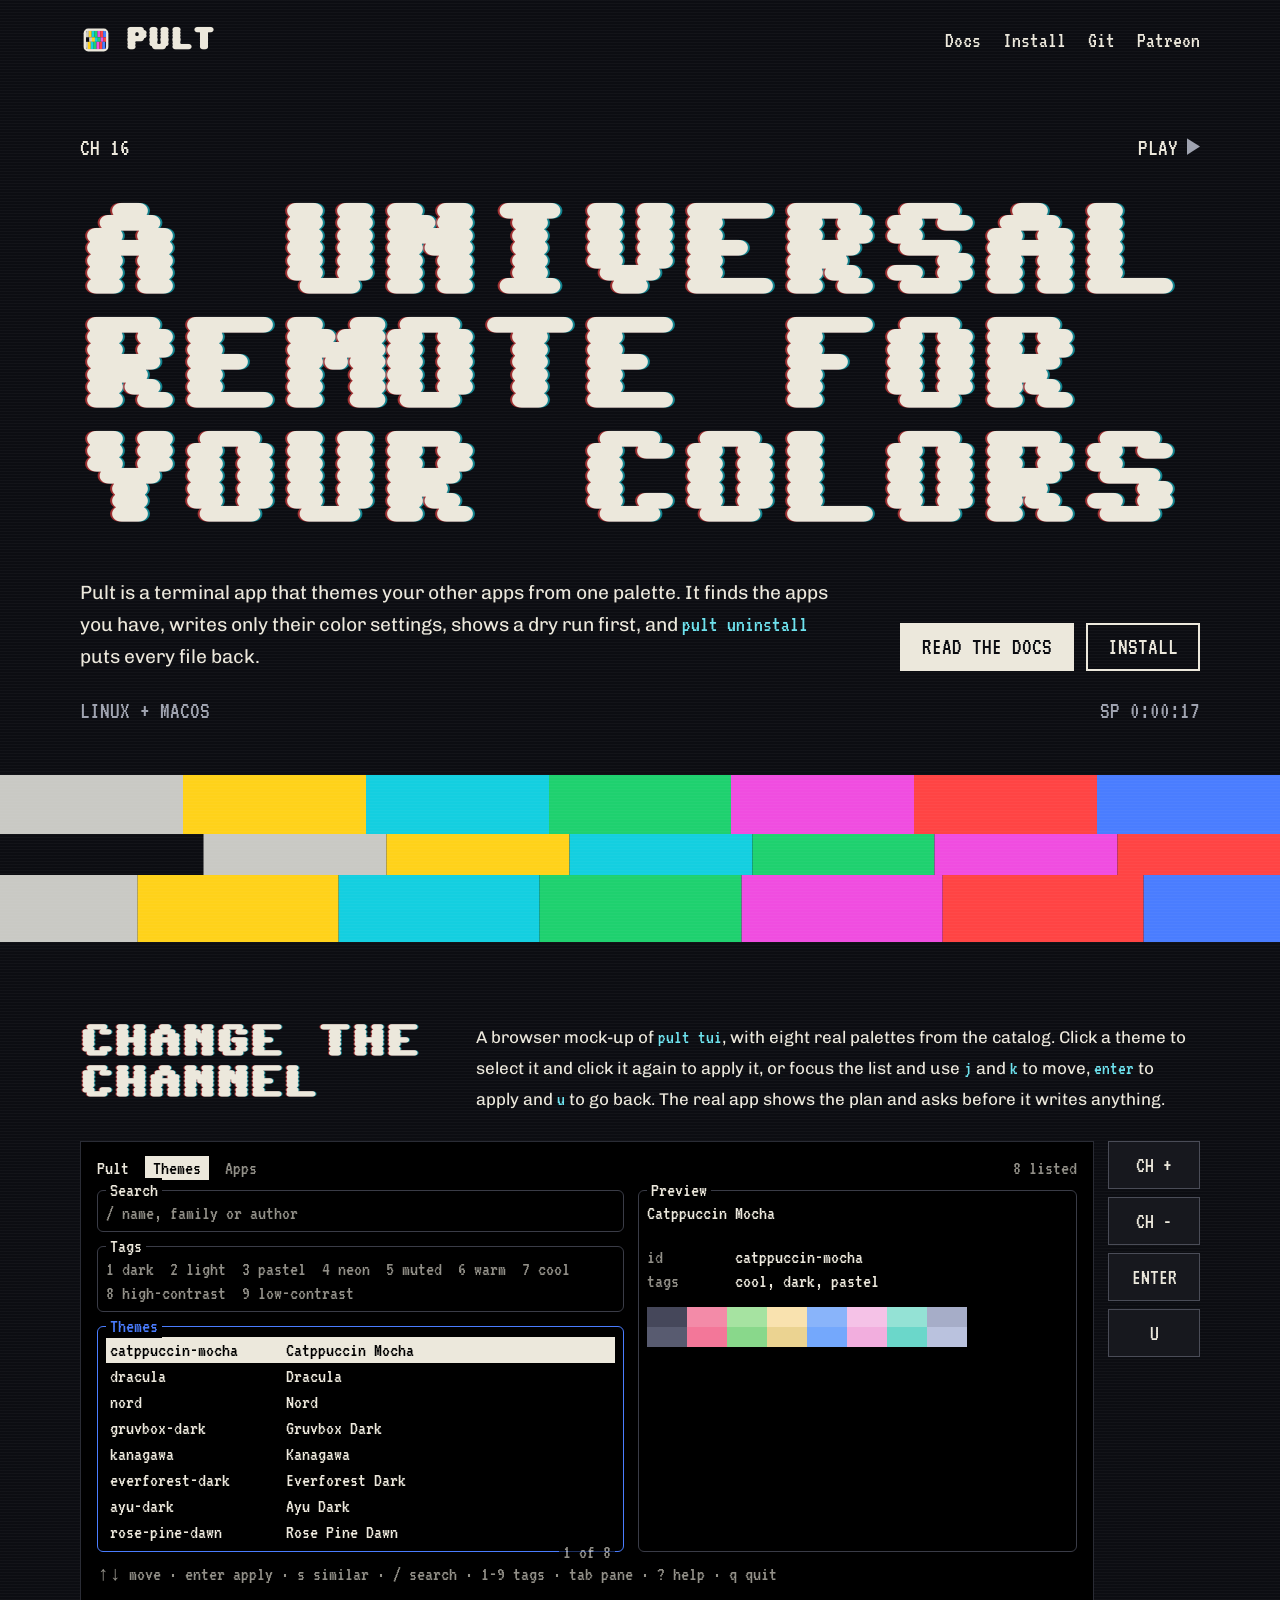
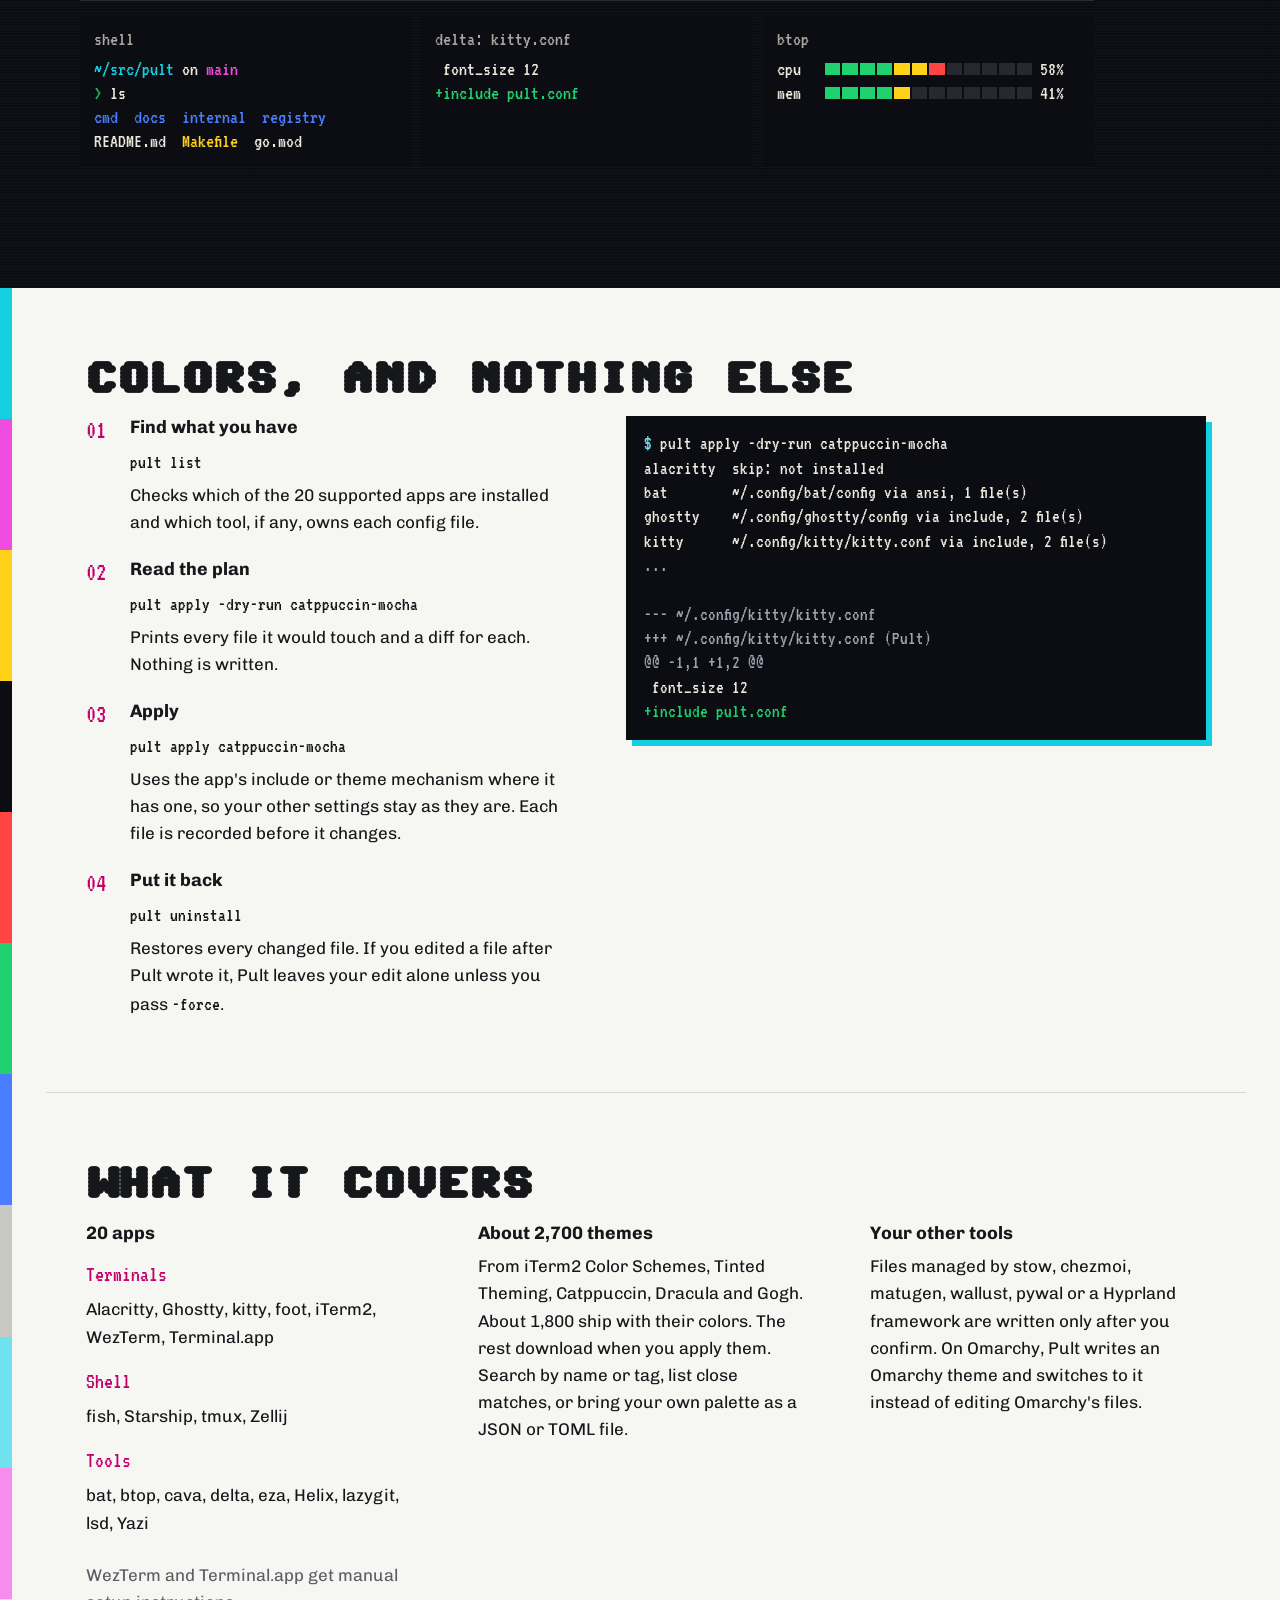
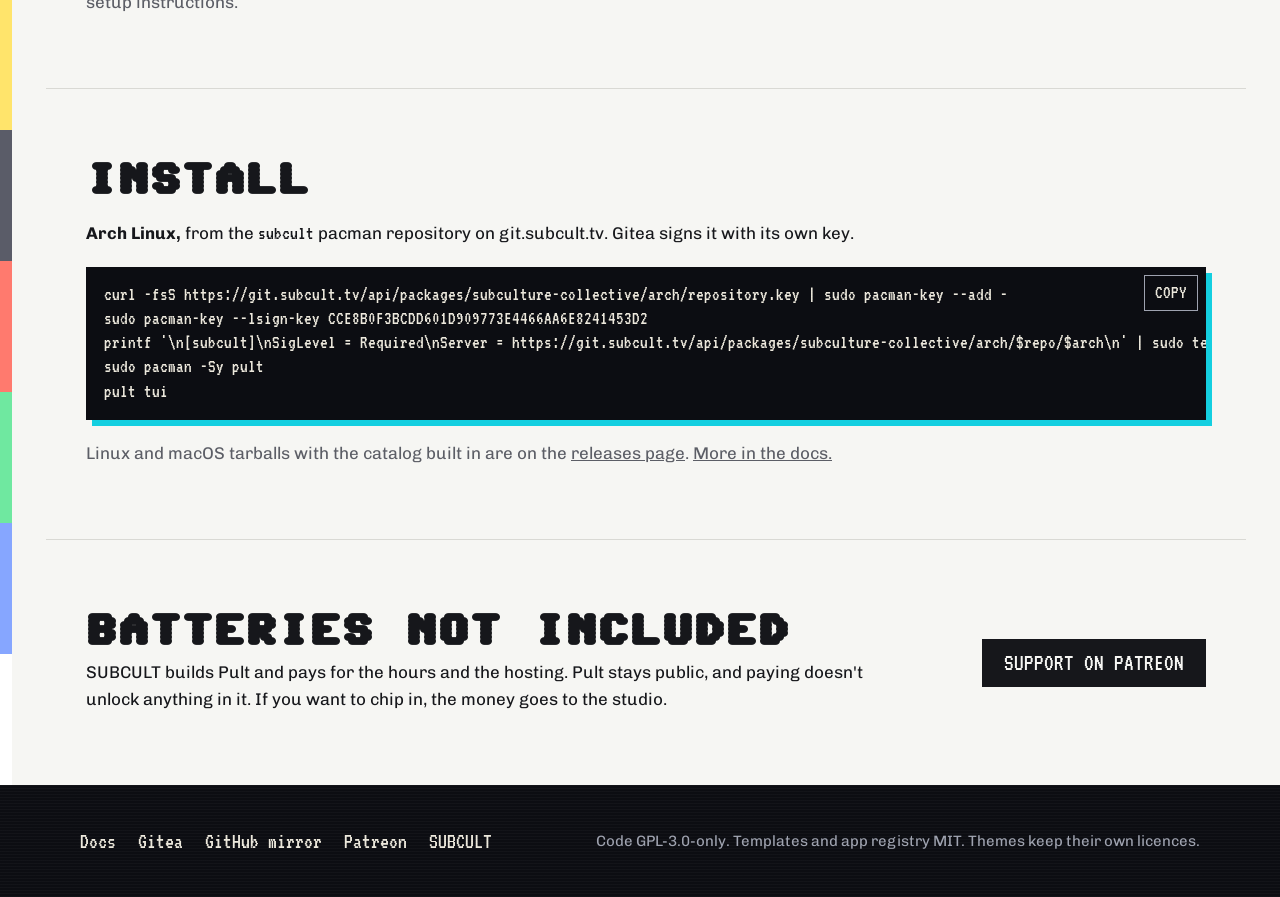
<file: site/index.html>
<!doctype html>
<html lang="en">
<head>
<meta charset="utf-8">
<meta name="viewport" content="width=device-width, initial-scale=1">
<title>Pult: a universal remote for your colors</title>
<meta name="description" content="Pult is a terminal app that themes your other apps from one palette, changes only their colors, and puts every file back with pult uninstall.">
<link rel="canonical" href="https://pult.subcult.tv/">
<meta property="og:type" content="website">
<meta property="og:title" content="Pult: a universal remote for your colors">
<meta property="og:description" content="A terminal app that themes your other apps from one palette and can put every file back.">
<meta property="og:url" content="https://pult.subcult.tv/">
<meta property="og:image" content="https://pult.subcult.tv/assets/og.png">
<meta name="twitter:card" content="summary_large_image">
<link rel="icon" href="assets/mark-primary.svg" type="image/svg+xml">
<link rel="stylesheet" href="style.css">
<script>document.documentElement.classList.add("js")</script>
<script src="app.js" defer></script>
</head>
<body>
<a class="skip" href="#main">Skip to content</a>

<div class="screen">
  <header class="wrap bar">
    <a class="brand" href="./"><img src="assets/mark-dark.svg" alt="" width="44" height="44">PULT</a>
    <nav class="nav" aria-label="Main">
      <a href="docs/">Docs</a>
      <a href="#install">Install</a>
      <a href="https://git.subcult.tv/subculture-collective/pult">Git</a>
      <a href="https://support.subcult.tv">Patreon</a>
    </nav>
  </header>

  <main id="main">
  <div class="wrap hero">
    <div class="osd" aria-hidden="true">
      <b data-channel>CH 16</b>
      <span><b>PLAY</b><i class="play"></i></span>
    </div>
    <h1><span>A universal</span> <span>remote for</span> <span>your colors</span></h1>
    <div class="hero-foot">
      <p class="lede">Pult is a terminal app that themes your other apps from one palette. It finds the apps you have, writes only their color settings, shows a dry run first, and <code>pult uninstall</code> puts every file back.</p>
      <div class="actions">
        <a class="btn fill" href="docs/">READ THE DOCS</a>
        <a class="btn" href="#install">INSTALL</a>
      </div>
    </div>
    <div class="osd" aria-hidden="true" style="margin-top:28px">
      <span>LINUX + MACOS</span>
      <span data-counter>SP 0:00:16</span>
    </div>
  </div>

  <div class="band" aria-hidden="true">
    <div><i></i><i></i><i></i><i></i><i></i><i></i><i></i></div>
    <div><i></i><i></i><i></i><i></i><i></i><i></i><i></i></div>
    <div><i></i><i></i><i></i><i></i><i></i><i></i><i></i></div>
  </div>

  <section class="wrap demo" aria-labelledby="demo-title">
    <div class="demo-head">
      <h2 id="demo-title">Change the<br>channel</h2>
      <p>A browser mock-up of <code>pult tui</code>, with eight real palettes from the catalog. Click a theme to select it and click it again to apply it, or focus the list and use <code>j</code> and <code>k</code> to move, <code>enter</code> to apply and <code>u</code> to go back. The real app shows the plan and asks before it writes anything.</p>
    </div>
    <div class="set">
      <div class="tui">
        <div class="tui-top"><b>Pult</b><span class="tab on">Themes</span><span class="tab faint">Apps</span><span class="faint tui-count">8 listed</span></div>
        <div class="tui-body">
          <div class="tui-left">
            <div class="box"><span class="box-title">Search</span><span class="faint">/ name, family or author</span></div>
            <div class="box tui-tags"><span class="box-title">Tags</span><span class="faint tag-list"><span>1 dark</span><span>2 light</span><span>3 pastel</span><span>4 neon</span><span>5 muted</span><span>6 warm</span><span>7 cool</span><span>8 high-contrast</span><span>9 low-contrast</span></span></div>
            <div class="box focus"><span class="box-title">Themes</span><span class="box-note" data-note>1 of 8</span>
            <ul class="rows" data-rows role="listbox" tabindex="0" aria-label="Themes">
              <li id="t1" role="option" data-id="catppuccin-mocha" data-tags="cool, dark, pastel"><span>catppuccin-mocha</span><span>Catppuccin Mocha</span></li>
              <li id="t2" role="option" data-id="dracula" data-tags="cool, dark, high-contrast"><span>dracula</span><span>Dracula</span></li>
              <li id="t3" role="option" data-id="nord" data-tags="cool, dark, muted"><span>nord</span><span>Nord</span></li>
              <li id="t4" role="option" data-id="gruvbox-dark" data-tags="dark, warm"><span>gruvbox-dark</span><span>Gruvbox Dark</span></li>
              <li id="t5" role="option" data-id="kanagawa" data-tags="dark"><span>kanagawa</span><span>Kanagawa</span></li>
              <li id="t6" role="option" data-id="everforest-dark" data-tags="dark, pastel"><span>everforest-dark</span><span>Everforest Dark</span></li>
              <li id="t7" role="option" data-id="ayu-dark" data-tags="dark, high-contrast, pastel"><span>ayu-dark</span><span>Ayu Dark</span></li>
              <li id="t8" role="option" data-id="rose-pine-dawn" data-tags="cool, light, low-contrast"><span>rose-pine-dawn</span><span>Rose Pine Dawn</span></li>
            </ul></div>
          </div>
          <div class="box tui-preview"><span class="box-title">Preview</span>
            <p data-preview-name>Catppuccin Mocha</p>
            <dl><dt class="faint">id</dt><dd data-preview-id>catppuccin-mocha</dd><dt class="faint">tags</dt><dd data-preview-tags>cool, dark, pastel</dd></dl>
            <div class="swatches" data-swatches aria-hidden="true">
              <i style="background:var(--a0)"></i><i style="background:var(--a1)"></i><i style="background:var(--a2)"></i><i style="background:var(--a3)"></i><i style="background:var(--a4)"></i><i style="background:var(--a5)"></i><i style="background:var(--a6)"></i><i style="background:var(--a7)"></i>
              <i style="background:var(--a8)"></i><i style="background:var(--a9)"></i><i style="background:var(--a10)"></i><i style="background:var(--a11)"></i><i style="background:var(--a12)"></i><i style="background:var(--a13)"></i><i style="background:var(--a14)"></i><i style="background:var(--a15)"></i>
            </div>
          </div>
        </div>
        <div class="faint tui-help">↑↓ move · enter apply · s similar · / search · 1-9 tags · tab pane · ? help · q quit</div>
      </div>

      <div class="panes" aria-label="Sample app output in the applied palette">
        <div class="pane">
          <h3>shell</h3>
          <pre><span class="a6">~/src/pult</span> on <span class="a5">main</span>
<span class="a2">&gt;</span> ls
<span class="a4">cmd  docs  internal  registry</span>
README.md  <span class="a3">Makefile</span>  go.mod</pre>
        </div>
        <div class="pane">
          <h3>delta: kitty.conf</h3>
          <pre> font_size 12
<span class="a2">+include pult.conf</span></pre>
        </div>
        <div class="pane">
          <h3>btop</h3>
          <div class="meter"><span>cpu</span><div><i class="on"></i><i class="on"></i><i class="on"></i><i class="on"></i><i class="mid"></i><i class="mid"></i><i class="hot"></i><i></i><i></i><i></i><i></i><i></i></div><span>58%</span></div>
          <div class="meter"><span>mem</span><div><i class="on"></i><i class="on"></i><i class="on"></i><i class="on"></i><i class="mid"></i><i></i><i></i><i></i><i></i><i></i><i></i><i></i></div><span>41%</span></div>
        </div>
      </div>

      <div class="remote" aria-label="Remote">
        <button type="button" data-key="up" aria-label="Move up">CH +</button>
        <button type="button" data-key="down" aria-label="Move down">CH -</button>
        <button type="button" data-key="apply" aria-label="Apply theme">ENTER</button>
        <button type="button" data-key="undo" aria-label="Undo">U</button>
      </div>
    </div>
    <p class="status" data-status role="status"></p>
  </section>
  </main>
</div>

<div class="paper">
  <div class="strip" aria-hidden="true">
    <i style="background:var(--a6)"></i><i style="background:var(--a5)"></i><i style="background:var(--a3)"></i><i style="background:var(--a0)"></i><i style="background:var(--a1)"></i><i style="background:var(--a2)"></i><i style="background:var(--a4)"></i><i style="background:var(--a7)"></i><i style="background:var(--a14)"></i><i style="background:var(--a13)"></i><i style="background:var(--a11)"></i><i style="background:var(--a8)"></i><i style="background:var(--a9)"></i><i style="background:var(--a10)"></i><i style="background:var(--a12)"></i><i style="background:var(--a15)"></i>
  </div>

  <section class="wrap block" aria-labelledby="how">
    <h2 id="how">Colors, and nothing else</h2>
    <div class="steps">
      <ol>
        <li><h3>Find what you have</h3><code class="cmd">pult list</code><p>Checks which of the 20 supported apps are installed and which tool, if any, owns each config file.</p></li>
        <li><h3>Read the plan</h3><code class="cmd">pult apply -dry-run catppuccin-mocha</code><p>Prints every file it would touch and a diff for each. Nothing is written.</p></li>
        <li><h3>Apply</h3><code class="cmd">pult apply catppuccin-mocha</code><p>Uses the app's include or theme mechanism where it has one, so your other settings stay as they are. Each file is recorded before it changes.</p></li>
        <li><h3>Put it back</h3><code class="cmd">pult uninstall</code><p>Restores every changed file. If you edited a file after Pult wrote it, Pult leaves your edit alone unless you pass <code>-force</code>.</p></li>
      </ol>
      <pre class="term" tabindex="0" aria-label="Sample dry run output"><span class="p">$</span> pult apply -dry-run catppuccin-mocha
alacritty  skip: not installed
bat        ~/.config/bat/config via ansi, 1 file(s)
ghostty    ~/.config/ghostty/config via include, 2 file(s)
kitty      ~/.config/kitty/kitty.conf via include, 2 file(s)
<span class="dim">...</span>

<span class="dim">--- ~/.config/kitty/kitty.conf
+++ ~/.config/kitty/kitty.conf (Pult)
@@ -1,1 +1,2 @@</span>
 font_size 12
<span class="add">+include pult.conf</span></pre>
    </div>
  </section>

  <section class="wrap block" aria-labelledby="covers">
    <h2 id="covers">What it covers</h2>
    <div class="columns">
      <div>
        <h3>20 apps</h3>
        <dl class="apps">
          <dt>Terminals</dt><dd>Alacritty, Ghostty, kitty, foot, iTerm2, WezTerm, Terminal.app</dd>
          <dt>Shell</dt><dd>fish, Starship, tmux, Zellij</dd>
          <dt>Tools</dt><dd>bat, btop, cava, delta, eza, Helix, lazygit, lsd, Yazi</dd>
        </dl>
        <p class="muted">WezTerm and Terminal.app get manual setup instructions.</p>
      </div>
      <div>
        <h3>About 2,700 themes</h3>
        <p>From iTerm2 Color Schemes, Tinted Theming, Catppuccin, Dracula and Gogh. About 1,800 ship with their colors. The rest download when you apply them. Search by name or tag, list close matches, or bring your own palette as a JSON or TOML file.</p>
      </div>
      <div>
        <h3>Your other tools</h3>
        <p>Files managed by stow, chezmoi, matugen, wallust, pywal or a Hyprland framework are written only after you confirm. On Omarchy, Pult writes an Omarchy theme and switches to it instead of editing Omarchy's files.</p>
      </div>
    </div>
  </section>

  <section class="wrap block" id="install" aria-labelledby="install-title">
    <h2 id="install-title">Install</h2>
    <p class="note"><strong>Arch Linux,</strong> from the <code>subcult</code> pacman repository on git.subcult.tv. Gitea signs it with its own key.</p>
    <div style="position:relative;margin-top:18px">
      <pre class="term has-copy" tabindex="0" aria-label="Install commands" id="install-code">curl -fsS https://git.subcult.tv/api/packages/subculture-collective/arch/repository.key | sudo pacman-key --add -
sudo pacman-key --lsign-key CCE8B0F3BCDD601D909773E4466AA6E8241453D2
printf '\n[subcult]\nSigLevel = Required\nServer = https://git.subcult.tv/api/packages/subculture-collective/arch/$repo/$arch\n' | sudo tee -a /etc/pacman.conf
sudo pacman -Sy pult
pult tui</pre>
      <button class="copy" type="button" data-copy="install-code" hidden>COPY</button>
    </div>
    <p class="muted" style="margin-top:20px">Linux and macOS tarballs with the catalog built in are on the <a href="https://git.subcult.tv/subculture-collective/pult/releases">releases page</a>. <a href="docs/#install">More in the docs.</a></p>
  </section>

  <section class="wrap block support" aria-labelledby="support">
    <div>
      <h2 id="support">Batteries not included</h2>
      <p class="note">SUBCULT builds Pult and pays for the hours and the hosting. Pult stays public, and paying doesn't unlock anything in it. If you want to chip in, the money goes to the studio.</p>
    </div>
    <a class="btn ink" href="https://support.subcult.tv">SUPPORT ON PATREON</a>
  </section>
</div>

<footer class="screen foot">
  <div class="wrap">
    <nav class="links" aria-label="Footer">
      <a href="docs/">Docs</a>
      <a href="https://git.subcult.tv/subculture-collective/pult">Gitea</a>
      <a href="https://github.com/subculture-collective/pult">GitHub mirror</a>
      <a href="https://support.subcult.tv">Patreon</a>
      <a href="https://subcult.tv">SUBCULT</a>
    </nav>
    <small>Code GPL-3.0-only. Templates and app registry MIT. Themes keep their own licences.</small>
  </div>
</footer>
</body>
</html>
</file>
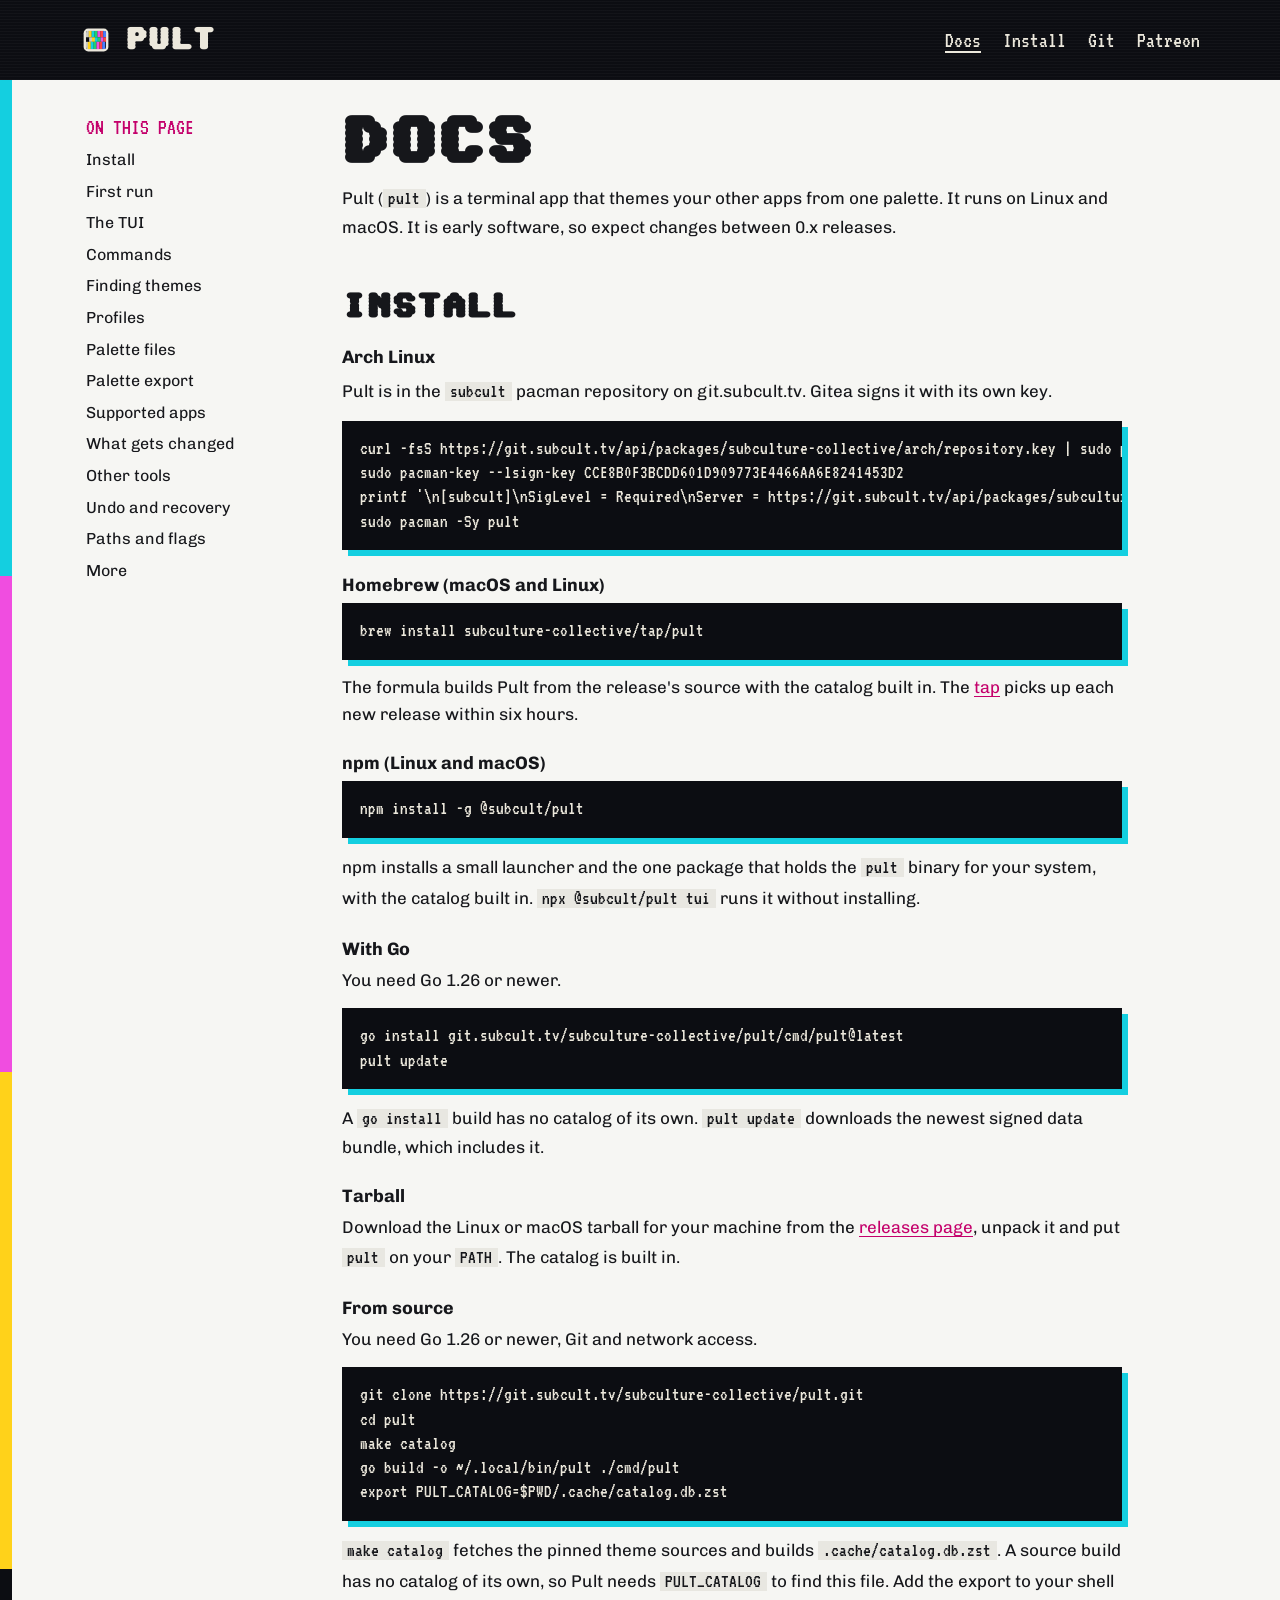
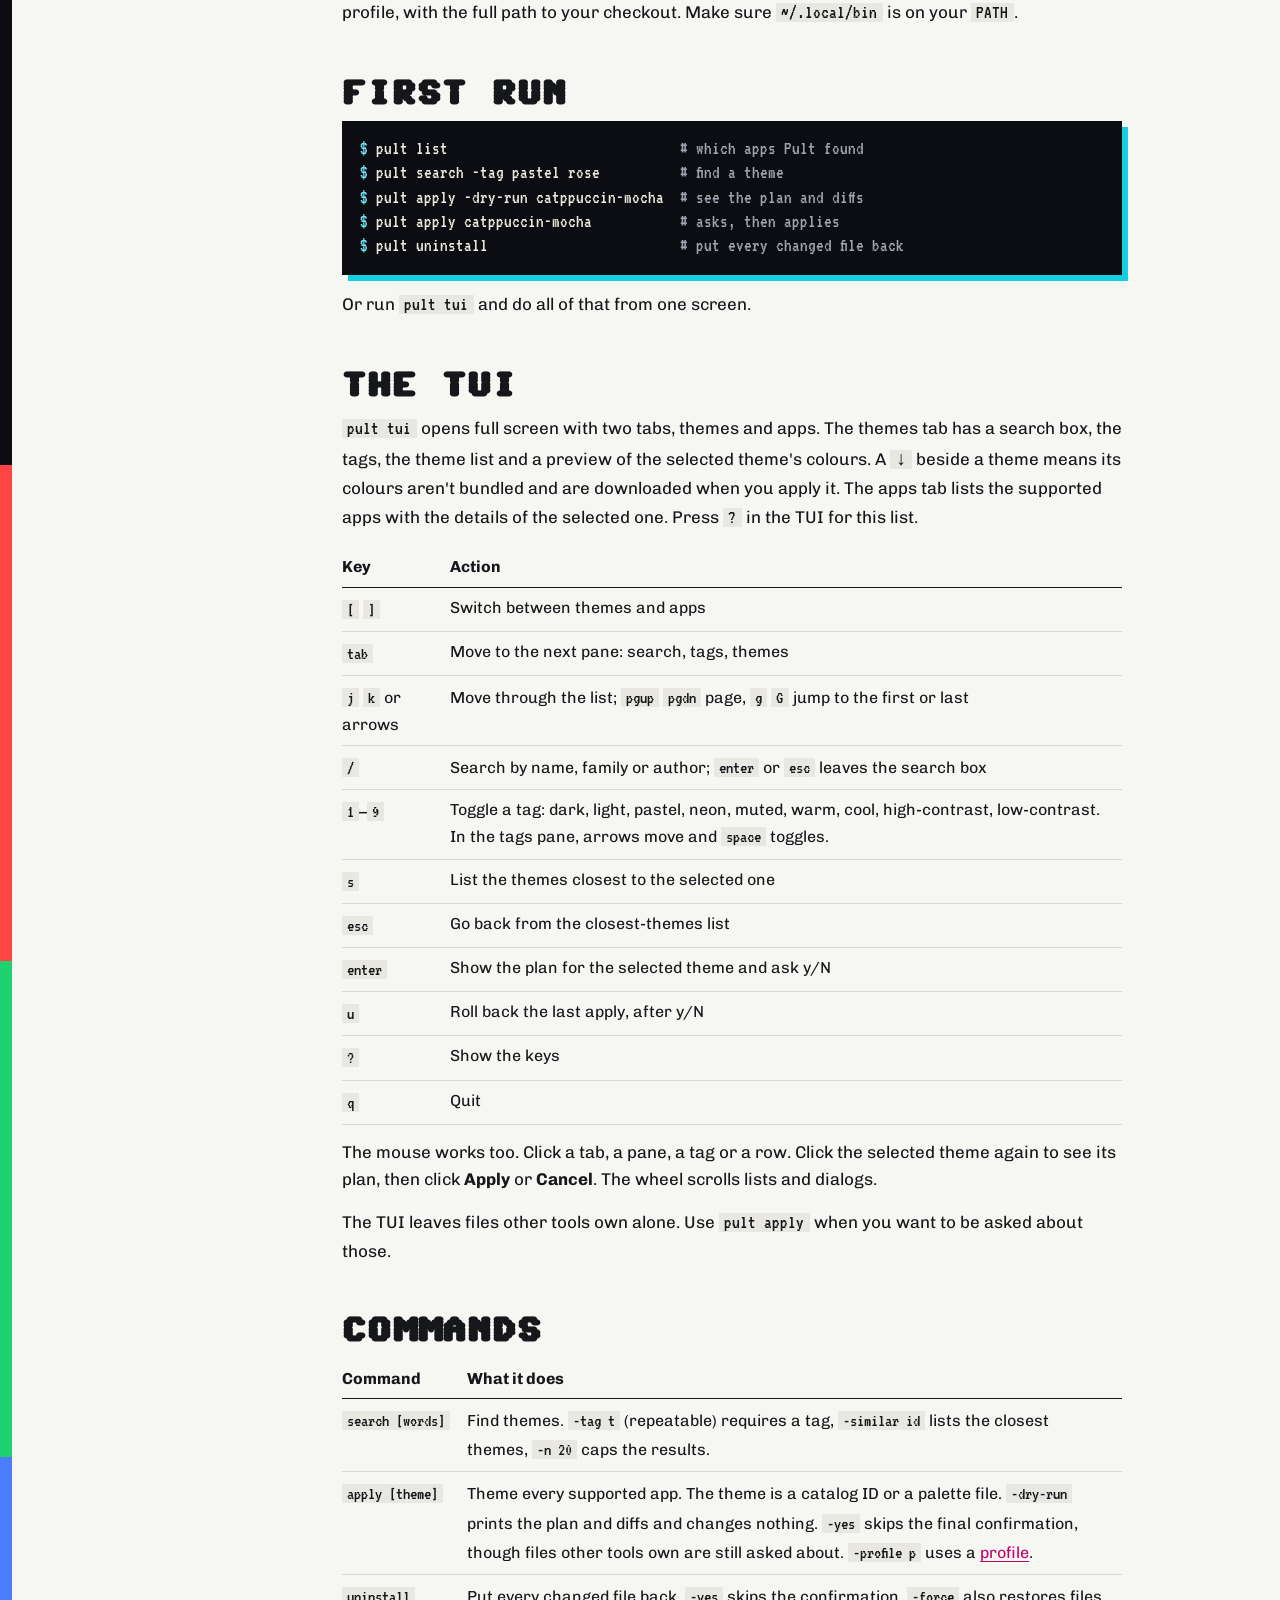
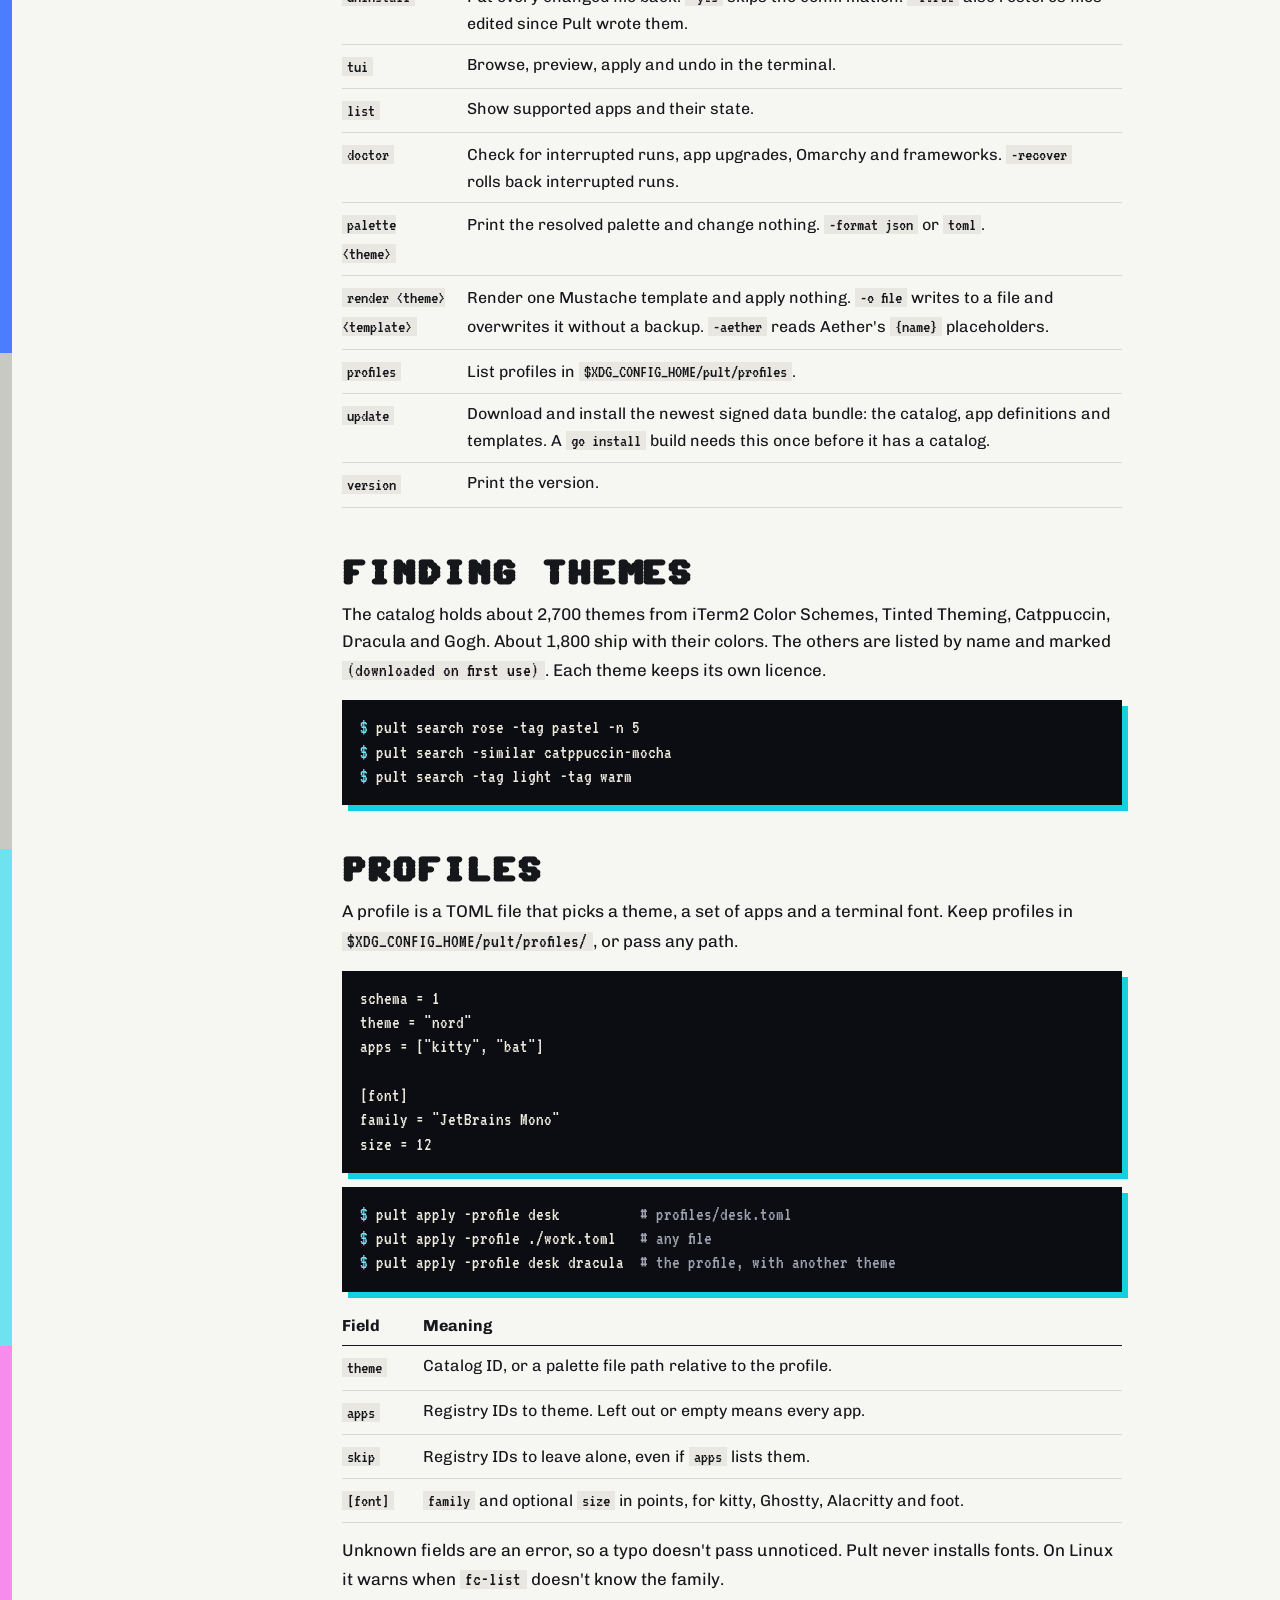
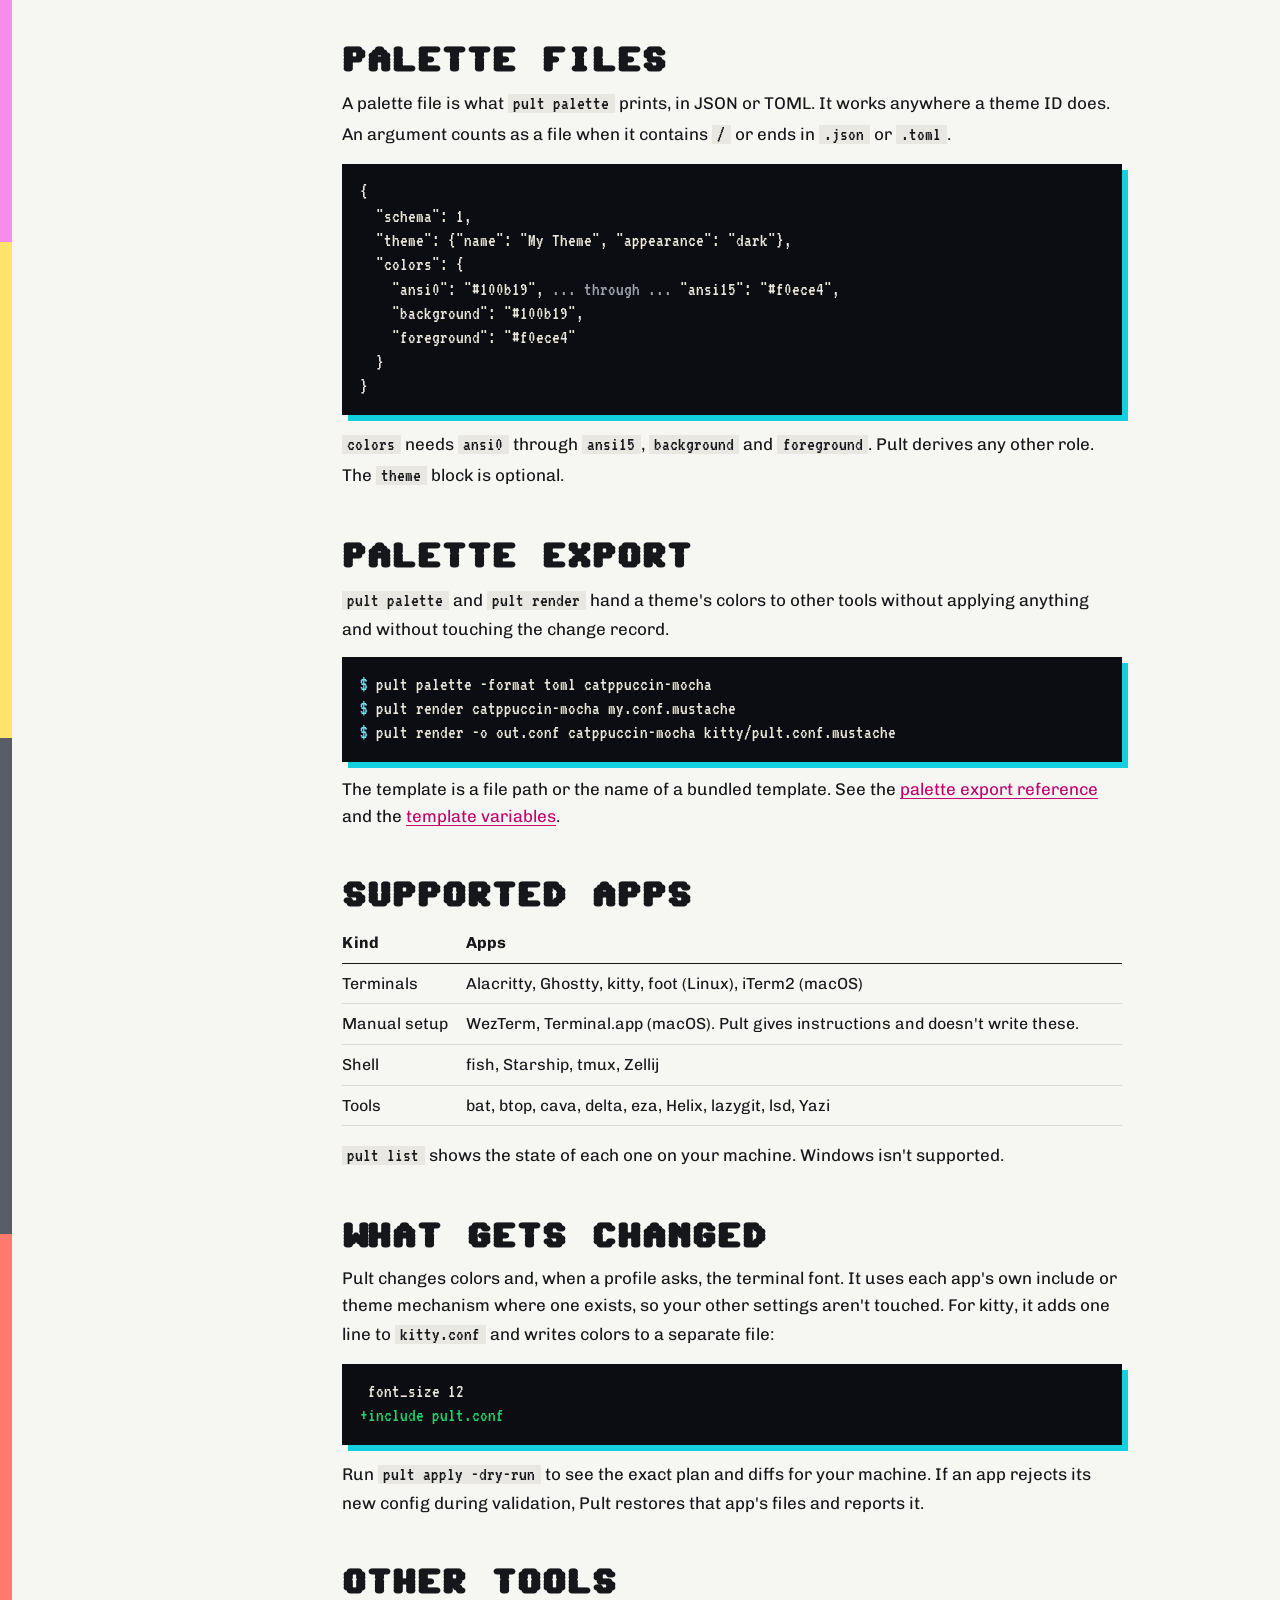
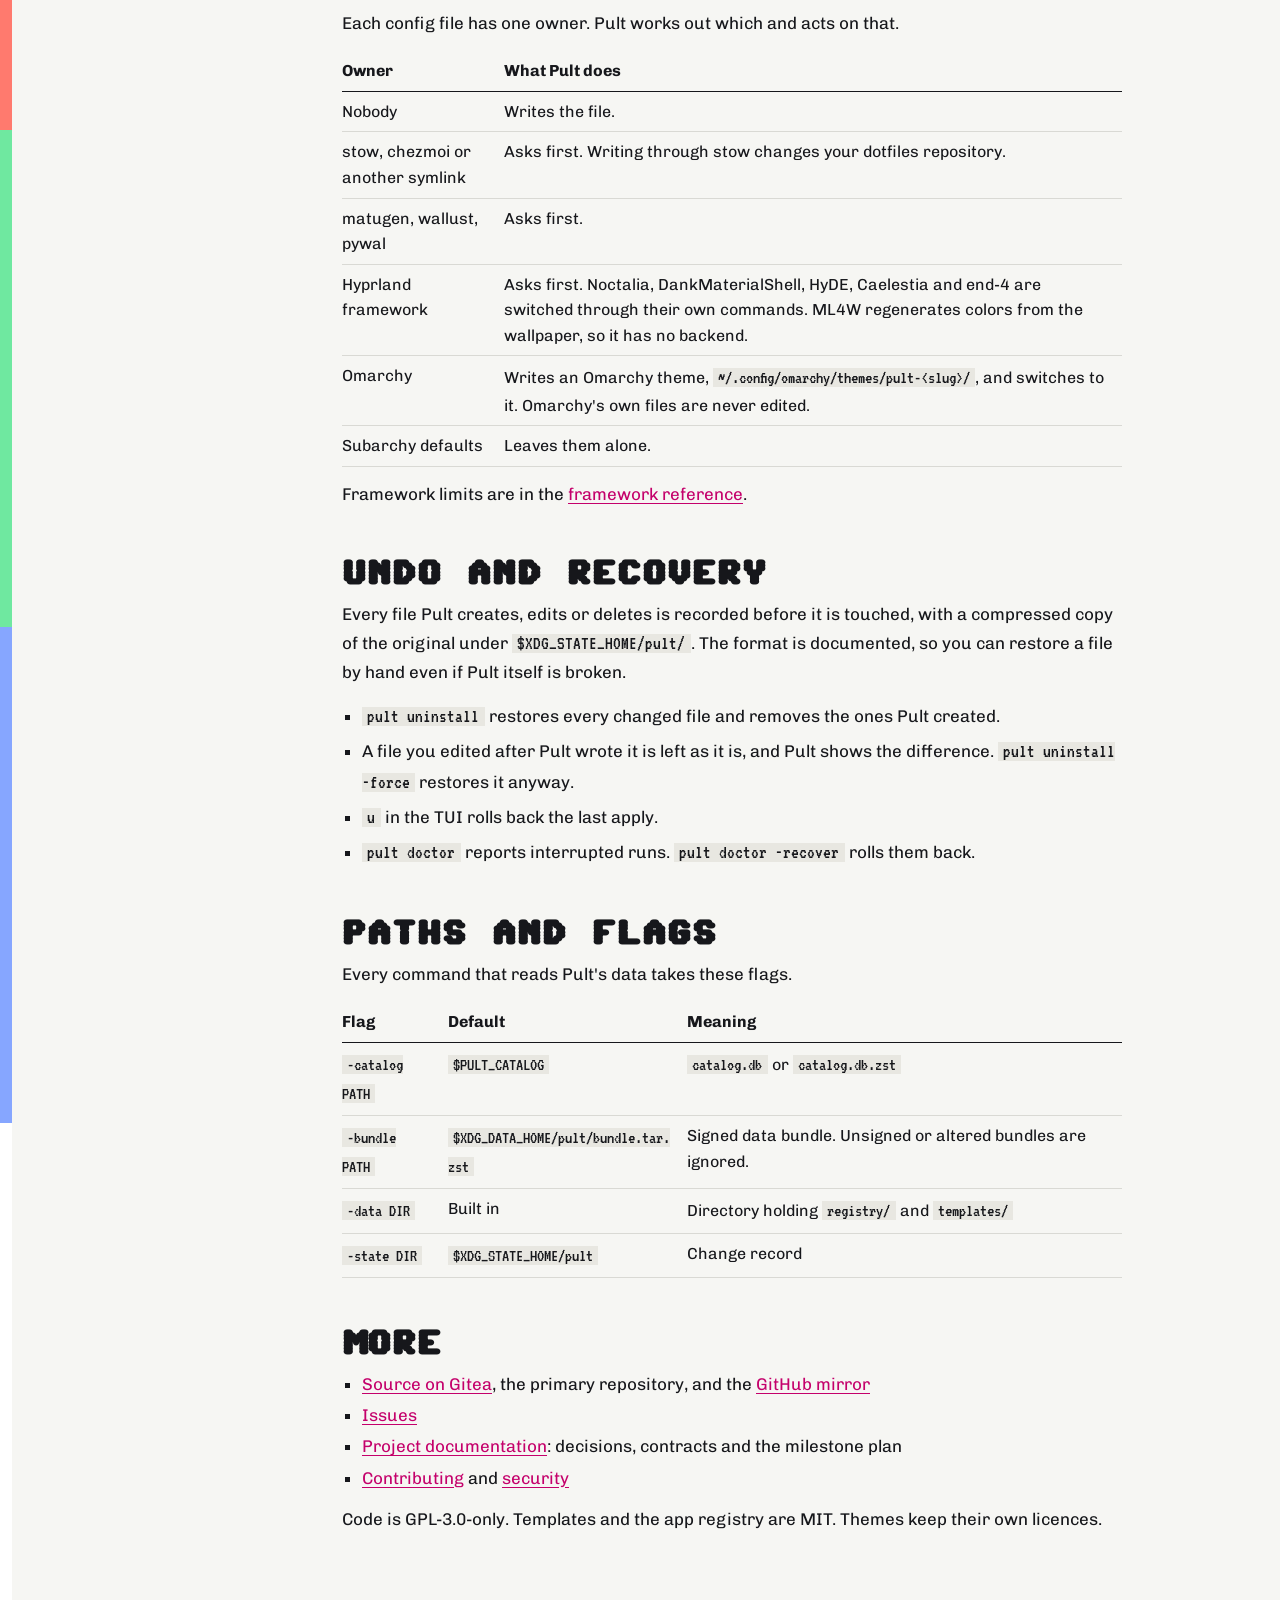
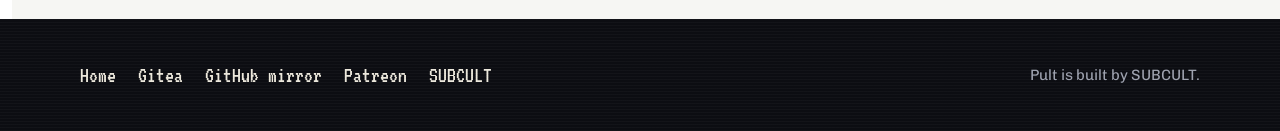
<file: site/docs/index.html>
<!doctype html>
<html lang="en">
<head>
<meta charset="utf-8">
<meta name="viewport" content="width=device-width, initial-scale=1">
<title>Pult docs</title>
<meta name="description" content="Install Pult, use the TUI and commands, write profiles and palette files, and undo every change.">
<link rel="canonical" href="https://pult.subcult.tv/docs/">
<meta property="og:type" content="website">
<meta property="og:title" content="Pult docs">
<meta property="og:description" content="Install Pult, use the TUI and commands, write profiles and palette files, and undo every change.">
<meta property="og:url" content="https://pult.subcult.tv/docs/">
<meta property="og:image" content="https://pult.subcult.tv/assets/og.png">
<link rel="icon" href="../assets/mark-primary.svg" type="image/svg+xml">
<link rel="stylesheet" href="../style.css">
</head>
<body>
<a class="skip" href="#main">Skip to content</a>

<div class="screen docs-bar">
  <header class="wrap bar">
    <a class="brand" href="../"><img src="../assets/mark-dark.svg" alt="" width="44" height="44">PULT</a>
    <nav class="nav" aria-label="Main">
      <a href="./" aria-current="page">Docs</a>
      <a href="../#install">Install</a>
      <a href="https://git.subcult.tv/subculture-collective/pult">Git</a>
      <a href="https://support.subcult.tv">Patreon</a>
    </nav>
  </header>
</div>

<div class="paper">
  <div class="strip" aria-hidden="true">
    <i style="background:var(--a6)"></i><i style="background:var(--a5)"></i><i style="background:var(--a3)"></i><i style="background:var(--a0)"></i><i style="background:var(--a1)"></i><i style="background:var(--a2)"></i><i style="background:var(--a4)"></i><i style="background:var(--a7)"></i><i style="background:var(--a14)"></i><i style="background:var(--a13)"></i><i style="background:var(--a11)"></i><i style="background:var(--a8)"></i><i style="background:var(--a9)"></i><i style="background:var(--a10)"></i><i style="background:var(--a12)"></i><i style="background:var(--a15)"></i>
  </div>

  <div class="wrap docs">
    <nav aria-label="On this page">
      <div>
        <h2>On this page</h2>
        <ul>
          <li><a href="#install">Install</a></li>
          <li><a href="#start">First run</a></li>
          <li><a href="#tui">The TUI</a></li>
          <li><a href="#commands">Commands</a></li>
          <li><a href="#themes">Finding themes</a></li>
          <li><a href="#profiles">Profiles</a></li>
          <li><a href="#palettes">Palette files</a></li>
          <li><a href="#export">Palette export</a></li>
          <li><a href="#apps">Supported apps</a></li>
          <li><a href="#changes">What gets changed</a></li>
          <li><a href="#owners">Other tools</a></li>
          <li><a href="#undo">Undo and recovery</a></li>
          <li><a href="#paths">Paths and flags</a></li>
          <li><a href="#more">More</a></li>
        </ul>
      </div>
    </nav>

    <main id="main" class="doc">
      <h1>Docs</h1>
      <p>Pult (<code>pult</code>) is a terminal app that themes your other apps from one palette. It runs on Linux and macOS. It is early software, so expect changes between 0.x releases.</p>

      <section id="install">
        <h2>Install</h2>
        <h3>Arch Linux</h3>
        <p>Pult is in the <code>subcult</code> pacman repository on git.subcult.tv. Gitea signs it with its own key.</p>
<pre class="term" tabindex="0">curl -fsS https://git.subcult.tv/api/packages/subculture-collective/arch/repository.key | sudo pacman-key --add -
sudo pacman-key --lsign-key CCE8B0F3BCDD601D909773E4466AA6E8241453D2
printf '\n[subcult]\nSigLevel = Required\nServer = https://git.subcult.tv/api/packages/subculture-collective/arch/$repo/$arch\n' | sudo tee -a /etc/pacman.conf
sudo pacman -Sy pult</pre>
        <h3>Homebrew (macOS and Linux)</h3>
<pre class="term" tabindex="0">brew install subculture-collective/tap/pult</pre>
        <p>The formula builds Pult from the release's source with the catalog built in. The <a href="https://github.com/subculture-collective/homebrew-tap">tap</a> picks up each new release within six hours.</p>
        <h3>npm (Linux and macOS)</h3>
<pre class="term" tabindex="0">npm install -g @subcult/pult</pre>
        <p>npm installs a small launcher and the one package that holds the <code>pult</code> binary for your system, with the catalog built in. <code>npx @subcult/pult tui</code> runs it without installing.</p>
        <h3>With Go</h3>
        <p>You need Go 1.26 or newer.</p>
<pre class="term" tabindex="0">go install git.subcult.tv/subculture-collective/pult/cmd/pult@latest
pult update</pre>
        <p>A <code>go install</code> build has no catalog of its own. <code>pult update</code> downloads the newest signed data bundle, which includes it.</p>
        <h3>Tarball</h3>
        <p>Download the Linux or macOS tarball for your machine from the <a href="https://git.subcult.tv/subculture-collective/pult/releases">releases page</a>, unpack it and put <code>pult</code> on your <code>PATH</code>. The catalog is built in.</p>
        <h3>From source</h3>
        <p>You need Go 1.26 or newer, Git and network access.</p>
<pre class="term" tabindex="0">git clone https://git.subcult.tv/subculture-collective/pult.git
cd pult
make catalog
go build -o ~/.local/bin/pult ./cmd/pult
export PULT_CATALOG=$PWD/.cache/catalog.db.zst</pre>
        <p><code>make catalog</code> fetches the pinned theme sources and builds <code>.cache/catalog.db.zst</code>. A source build has no catalog of its own, so Pult needs <code>PULT_CATALOG</code> to find this file. Add the export to your shell profile, with the full path to your checkout. Make sure <code>~/.local/bin</code> is on your <code>PATH</code>.</p>
      </section>

      <section id="start">
        <h2>First run</h2>
<pre class="term" tabindex="0"><span class="p">$</span> pult list                             <span class="dim"># which apps Pult found</span>
<span class="p">$</span> pult search -tag pastel rose          <span class="dim"># find a theme</span>
<span class="p">$</span> pult apply -dry-run catppuccin-mocha  <span class="dim"># see the plan and diffs</span>
<span class="p">$</span> pult apply catppuccin-mocha           <span class="dim"># asks, then applies</span>
<span class="p">$</span> pult uninstall                        <span class="dim"># put every changed file back</span></pre>
        <p>Or run <code>pult tui</code> and do all of that from one screen.</p>
      </section>

      <section id="tui">
        <h2>The TUI</h2>
        <p><code>pult tui</code> opens full screen with two tabs, themes and apps. The themes tab has a search box, the tags, the theme list and a preview of the selected theme's colours. A <code>↓</code> beside a theme means its colours aren't bundled and are downloaded when you apply it. The apps tab lists the supported apps with the details of the selected one. Press <code>?</code> in the TUI for this list.</p>
        <div class="table"><table>
          <thead><tr><th>Key</th><th>Action</th></tr></thead>
          <tbody>
            <tr><td><code>[</code> <code>]</code></td><td>Switch between themes and apps</td></tr>
            <tr><td><code>tab</code></td><td>Move to the next pane: search, tags, themes</td></tr>
            <tr><td><code>j</code> <code>k</code> or arrows</td><td>Move through the list; <code>pgup</code> <code>pgdn</code> page, <code>g</code> <code>G</code> jump to the first or last</td></tr>
            <tr><td><code>/</code></td><td>Search by name, family or author; <code>enter</code> or <code>esc</code> leaves the search box</td></tr>
            <tr><td><code>1</code>–<code>9</code></td><td>Toggle a tag: dark, light, pastel, neon, muted, warm, cool, high-contrast, low-contrast. In the tags pane, arrows move and <code>space</code> toggles.</td></tr>
            <tr><td><code>s</code></td><td>List the themes closest to the selected one</td></tr>
            <tr><td><code>esc</code></td><td>Go back from the closest-themes list</td></tr>
            <tr><td><code>enter</code></td><td>Show the plan for the selected theme and ask y/N</td></tr>
            <tr><td><code>u</code></td><td>Roll back the last apply, after y/N</td></tr>
            <tr><td><code>?</code></td><td>Show the keys</td></tr>
            <tr><td><code>q</code></td><td>Quit</td></tr>
          </tbody>
        </table></div>
        <p>The mouse works too. Click a tab, a pane, a tag or a row. Click the selected theme again to see its plan, then click <b>Apply</b> or <b>Cancel</b>. The wheel scrolls lists and dialogs.</p>
        <p>The TUI leaves files other tools own alone. Use <code>pult apply</code> when you want to be asked about those.</p>
      </section>

      <section id="commands">
        <h2>Commands</h2>
        <div class="table"><table>
          <thead><tr><th>Command</th><th>What it does</th></tr></thead>
          <tbody>
            <tr><td><code>search [words]</code></td><td>Find themes. <code>-tag t</code> (repeatable) requires a tag, <code>-similar id</code> lists the closest themes, <code>-n 20</code> caps the results.</td></tr>
            <tr><td><code>apply [theme]</code></td><td>Theme every supported app. The theme is a catalog ID or a palette file. <code>-dry-run</code> prints the plan and diffs and changes nothing. <code>-yes</code> skips the final confirmation, though files other tools own are still asked about. <code>-profile p</code> uses a <a href="#profiles">profile</a>.</td></tr>
            <tr><td><code>uninstall</code></td><td>Put every changed file back. <code>-yes</code> skips the confirmation. <code>-force</code> also restores files edited since Pult wrote them.</td></tr>
            <tr><td><code>tui</code></td><td>Browse, preview, apply and undo in the terminal.</td></tr>
            <tr><td><code>list</code></td><td>Show supported apps and their state.</td></tr>
            <tr><td><code>doctor</code></td><td>Check for interrupted runs, app upgrades, Omarchy and frameworks. <code>-recover</code> rolls back interrupted runs.</td></tr>
            <tr><td><code>palette &lt;theme&gt;</code></td><td>Print the resolved palette and change nothing. <code>-format json</code> or <code>toml</code>.</td></tr>
            <tr><td><code>render &lt;theme&gt; &lt;template&gt;</code></td><td>Render one Mustache template and apply nothing. <code>-o file</code> writes to a file and overwrites it without a backup. <code>-aether</code> reads Aether's <code>{name}</code> placeholders.</td></tr>
            <tr><td><code>profiles</code></td><td>List profiles in <code>$XDG_CONFIG_HOME/pult/profiles</code>.</td></tr>
            <tr><td><code>update</code></td><td>Download and install the newest signed data bundle: the catalog, app definitions and templates. A <code>go install</code> build needs this once before it has a catalog.</td></tr>
            <tr><td><code>version</code></td><td>Print the version.</td></tr>
          </tbody>
        </table></div>
      </section>

      <section id="themes">
        <h2>Finding themes</h2>
        <p>The catalog holds about 2,700 themes from iTerm2 Color Schemes, Tinted Theming, Catppuccin, Dracula and Gogh. About 1,800 ship with their colors. The others are listed by name and marked <code>(downloaded on first use)</code>. Each theme keeps its own licence.</p>
<pre class="term" tabindex="0"><span class="p">$</span> pult search rose -tag pastel -n 5
<span class="p">$</span> pult search -similar catppuccin-mocha
<span class="p">$</span> pult search -tag light -tag warm</pre>
      </section>

      <section id="profiles">
        <h2>Profiles</h2>
        <p>A profile is a TOML file that picks a theme, a set of apps and a terminal font. Keep profiles in <code>$XDG_CONFIG_HOME/pult/profiles/</code>, or pass any path.</p>
<pre class="term" tabindex="0">schema = 1
theme = "nord"
apps = ["kitty", "bat"]

[font]
family = "JetBrains Mono"
size = 12</pre>
<pre class="term" tabindex="0"><span class="p">$</span> pult apply -profile desk          <span class="dim"># profiles/desk.toml</span>
<span class="p">$</span> pult apply -profile ./work.toml   <span class="dim"># any file</span>
<span class="p">$</span> pult apply -profile desk dracula  <span class="dim"># the profile, with another theme</span></pre>
        <div class="table"><table>
          <thead><tr><th>Field</th><th>Meaning</th></tr></thead>
          <tbody>
            <tr><td><code>theme</code></td><td>Catalog ID, or a palette file path relative to the profile.</td></tr>
            <tr><td><code>apps</code></td><td>Registry IDs to theme. Left out or empty means every app.</td></tr>
            <tr><td><code>skip</code></td><td>Registry IDs to leave alone, even if <code>apps</code> lists them.</td></tr>
            <tr><td><code>[font]</code></td><td><code>family</code> and optional <code>size</code> in points, for kitty, Ghostty, Alacritty and foot.</td></tr>
          </tbody>
        </table></div>
        <p>Unknown fields are an error, so a typo doesn't pass unnoticed. Pult never installs fonts. On Linux it warns when <code>fc-list</code> doesn't know the family.</p>
      </section>

      <section id="palettes">
        <h2>Palette files</h2>
        <p>A palette file is what <code>pult palette</code> prints, in JSON or TOML. It works anywhere a theme ID does. An argument counts as a file when it contains <code>/</code> or ends in <code>.json</code> or <code>.toml</code>.</p>
<pre class="term" tabindex="0">{
  "schema": 1,
  "theme": {"name": "My Theme", "appearance": "dark"},
  "colors": {
    "ansi0": "#100b19", <span class="dim">... through ...</span> "ansi15": "#f0ece4",
    "background": "#100b19",
    "foreground": "#f0ece4"
  }
}</pre>
        <p><code>colors</code> needs <code>ansi0</code> through <code>ansi15</code>, <code>background</code> and <code>foreground</code>. Pult derives any other role. The <code>theme</code> block is optional.</p>
      </section>

      <section id="export">
        <h2>Palette export</h2>
        <p><code>pult palette</code> and <code>pult render</code> hand a theme's colors to other tools without applying anything and without touching the change record.</p>
<pre class="term" tabindex="0"><span class="p">$</span> pult palette -format toml catppuccin-mocha
<span class="p">$</span> pult render catppuccin-mocha my.conf.mustache
<span class="p">$</span> pult render -o out.conf catppuccin-mocha kitty/pult.conf.mustache</pre>
        <p>The template is a file path or the name of a bundled template. See the <a href="https://git.subcult.tv/subculture-collective/pult/src/branch/main/docs/reference/palette-export.md">palette export reference</a> and the <a href="https://git.subcult.tv/subculture-collective/pult/src/branch/main/docs/reference/registry-schema.md#templates">template variables</a>.</p>
      </section>

      <section id="apps">
        <h2>Supported apps</h2>
        <div class="table"><table>
          <thead><tr><th>Kind</th><th>Apps</th></tr></thead>
          <tbody>
            <tr><td>Terminals</td><td>Alacritty, Ghostty, kitty, foot (Linux), iTerm2 (macOS)</td></tr>
            <tr><td>Manual setup</td><td>WezTerm, Terminal.app (macOS). Pult gives instructions and doesn't write these.</td></tr>
            <tr><td>Shell</td><td>fish, Starship, tmux, Zellij</td></tr>
            <tr><td>Tools</td><td>bat, btop, cava, delta, eza, Helix, lazygit, lsd, Yazi</td></tr>
          </tbody>
        </table></div>
        <p><code>pult list</code> shows the state of each one on your machine. Windows isn't supported.</p>
      </section>

      <section id="changes">
        <h2>What gets changed</h2>
        <p>Pult changes colors and, when a profile asks, the terminal font. It uses each app's own include or theme mechanism where one exists, so your other settings aren't touched. For kitty, it adds one line to <code>kitty.conf</code> and writes colors to a separate file:</p>
<pre class="term" tabindex="0"> font_size 12
<span class="add">+include pult.conf</span></pre>
        <p>Run <code>pult apply -dry-run</code> to see the exact plan and diffs for your machine. If an app rejects its new config during validation, Pult restores that app's files and reports it.</p>
      </section>

      <section id="owners">
        <h2>Other tools</h2>
        <p>Each config file has one owner. Pult works out which and acts on that.</p>
        <div class="table"><table>
          <thead><tr><th>Owner</th><th>What Pult does</th></tr></thead>
          <tbody>
            <tr><td>Nobody</td><td>Writes the file.</td></tr>
            <tr><td>stow, chezmoi or another symlink</td><td>Asks first. Writing through stow changes your dotfiles repository.</td></tr>
            <tr><td>matugen, wallust, pywal</td><td>Asks first.</td></tr>
            <tr><td>Hyprland framework</td><td>Asks first. Noctalia, DankMaterialShell, HyDE, Caelestia and end-4 are switched through their own commands. ML4W regenerates colors from the wallpaper, so it has no backend.</td></tr>
            <tr><td>Omarchy</td><td>Writes an Omarchy theme, <code>~/.config/omarchy/themes/pult-&lt;slug&gt;/</code>, and switches to it. Omarchy's own files are never edited.</td></tr>
            <tr><td>Subarchy defaults</td><td>Leaves them alone.</td></tr>
          </tbody>
        </table></div>
        <p>Framework limits are in the <a href="https://git.subcult.tv/subculture-collective/pult/src/branch/main/docs/reference/framework-backends.md">framework reference</a>.</p>
      </section>

      <section id="undo">
        <h2>Undo and recovery</h2>
        <p>Every file Pult creates, edits or deletes is recorded before it is touched, with a compressed copy of the original under <code>$XDG_STATE_HOME/pult/</code>. The format is documented, so you can restore a file by hand even if Pult itself is broken.</p>
        <ul class="list">
          <li><code>pult uninstall</code> restores every changed file and removes the ones Pult created.</li>
          <li>A file you edited after Pult wrote it is left as it is, and Pult shows the difference. <code>pult uninstall -force</code> restores it anyway.</li>
          <li><code>u</code> in the TUI rolls back the last apply.</li>
          <li><code>pult doctor</code> reports interrupted runs. <code>pult doctor -recover</code> rolls them back.</li>
        </ul>
      </section>

      <section id="paths">
        <h2>Paths and flags</h2>
        <p>Every command that reads Pult's data takes these flags.</p>
        <div class="table"><table>
          <thead><tr><th>Flag</th><th>Default</th><th>Meaning</th></tr></thead>
          <tbody>
            <tr><td><code>-catalog PATH</code></td><td><code>$PULT_CATALOG</code></td><td><code>catalog.db</code> or <code>catalog.db.zst</code></td></tr>
            <tr><td><code>-bundle PATH</code></td><td><code>$XDG_DATA_HOME/pult/bundle.tar.zst</code></td><td>Signed data bundle. Unsigned or altered bundles are ignored.</td></tr>
            <tr><td><code>-data DIR</code></td><td>Built in</td><td>Directory holding <code>registry/</code> and <code>templates/</code></td></tr>
            <tr><td><code>-state DIR</code></td><td><code>$XDG_STATE_HOME/pult</code></td><td>Change record</td></tr>
          </tbody>
        </table></div>
      </section>

      <section id="more">
        <h2>More</h2>
        <ul class="list">
          <li><a href="https://git.subcult.tv/subculture-collective/pult">Source on Gitea</a>, the primary repository, and the <a href="https://github.com/subculture-collective/pult">GitHub mirror</a></li>
          <li><a href="https://git.subcult.tv/subculture-collective/pult/issues">Issues</a></li>
          <li><a href="https://git.subcult.tv/subculture-collective/pult/src/branch/main/docs/README.md">Project documentation</a>: decisions, contracts and the milestone plan</li>
          <li><a href="https://git.subcult.tv/subculture-collective/pult/src/branch/main/CONTRIBUTING.md">Contributing</a> and <a href="https://git.subcult.tv/subculture-collective/pult/src/branch/main/SECURITY.md">security</a></li>
        </ul>
        <p>Code is GPL-3.0-only. Templates and the app registry are MIT. Themes keep their own licences.</p>
      </section>
    </main>
  </div>
</div>

<footer class="screen foot">
  <div class="wrap">
    <nav class="links" aria-label="Footer">
      <a href="../">Home</a>
      <a href="https://git.subcult.tv/subculture-collective/pult">Gitea</a>
      <a href="https://github.com/subculture-collective/pult">GitHub mirror</a>
      <a href="https://support.subcult.tv">Patreon</a>
      <a href="https://subcult.tv">SUBCULT</a>
    </nav>
    <small>Pult is built by SUBCULT.</small>
  </div>
</footer>
</body>
</html>
</file>
<file: site/style.css>
/* Pult site. Two surfaces from the brand guide: the VHS layer on screen black
   and Proof Terminal on paper. --a0..--a15 hold the palette on air; the rest of
   the frame stays neutral. Default palette: the house theme ch16. */

@font-face { font-family: "Sixtyfour Scan"; src: url(fonts/sixtyfour-scan.woff2) format("woff2"); font-display: swap; }
@font-face { font-family: "Sixtyfour"; src: url(fonts/sixtyfour.woff2) format("woff2"); font-display: swap; }
@font-face { font-family: "VT323"; src: url(fonts/vt323.woff2) format("woff2"); font-display: swap; }
@font-face { font-family: "Chivo"; font-weight: 400; src: url(fonts/chivo-400.woff2) format("woff2"); font-display: swap; }
@font-face { font-family: "Chivo"; font-weight: 700; src: url(fonts/chivo-700.woff2) format("woff2"); font-display: swap; }

:root {
  --paper: #f6f6f3;
  --ink: #16171b;
  --screen: #0c0d12;
  --phosphor: #ece8dc;
  --osd: #9fa3b0;
  --graphite: #5c5e66;
  --rule: #d9d9d4;
  --magenta: #c4006b;
  --tint: #6ee2ee;
  --ok: #1fd16f;
  --flag: #ffe46b;

  --bg: #0c0d12;
  --fg: #ece8dc;
  --a0: #0c0d12; --a1: #ff4444; --a2: #1fd16f; --a3: #ffd21a;
  --a4: #4a7dff; --a5: #f04de0; --a6: #14cfe0; --a7: #c9c9c4;
  --a8: #5a5c68; --a9: #ff7a6e; --a10: #6fe8a0; --a11: #ffe46b;
  --a12: #86a6ff; --a13: #f78cec; --a14: #6ee2ee; --a15: #ffffff;

  --gutter: clamp(16px, 4vw, 40px);
  --wrap: 1200px;
  --display: "Sixtyfour", "VT323", ui-monospace, monospace;
  --scan: "Sixtyfour Scan", "Sixtyfour", "VT323", ui-monospace, monospace;
  --term: "VT323", ui-monospace, "Cascadia Mono", monospace;
  --body: "Chivo", system-ui, sans-serif;
}

*, *::before, *::after { box-sizing: border-box; }
html { -webkit-text-size-adjust: 100%; scroll-behavior: smooth; scroll-padding-top: 24px; }
body { margin: 0; background: var(--paper); color: var(--ink); font: 400 17px/1.6 var(--body); }
img, svg { display: block; max-width: 100%; }
a { color: inherit; }
h1, h2, h3, p, ul, ol, pre, figure { margin: 0; }
ul, ol { padding: 0; list-style: none; }
code { font-family: var(--term); font-size: 1.14em; }
:focus-visible { outline: 3px solid var(--magenta); outline-offset: 2px; }
.screen :focus-visible { outline-color: var(--flag); }
.wrap { max-width: var(--wrap); margin-inline: auto; padding-inline: var(--gutter); }
.skip { position: absolute; left: 8px; top: -60px; z-index: 10; padding: 10px 14px; background: var(--ink); color: var(--paper); }
.skip:focus { top: 8px; }

/* Screen surface */
.screen { position: relative; background: var(--screen); color: var(--phosphor); }
.screen::after {
  content: ""; position: absolute; inset: 0; pointer-events: none;
  background: repeating-linear-gradient(0deg, rgb(255 255 255 / .028) 0 1px, transparent 1px 3px);
}

/* Header */
.bar { position: relative; z-index: 2; display: flex; flex-wrap: wrap; align-items: center; justify-content: space-between; gap: 6px 24px; padding-block: 18px; }
.brand { display: inline-flex; align-items: center; gap: 8px; text-decoration: none; font: 22px/1 var(--display); letter-spacing: .02em; }
.brand img { width: 44px; height: 44px; margin: -6px 0 -6px -6px; }
.nav { display: flex; flex-wrap: wrap; gap: 0 22px; font: 22px/1 var(--term); }
.nav a { display: inline-block; padding: 11px 0; text-decoration: none; }
.nav a:hover, .nav a[aria-current] { text-decoration: underline; text-underline-offset: 4px; }

/* Hero */
.osd { display: flex; justify-content: space-between; gap: 16px; font: 24px/1 var(--term); color: var(--osd); }
.osd b { font-weight: 400; color: var(--phosphor); }
.play { display: inline-block; width: .55em; height: .7em; margin-left: .35em; background: currentColor; clip-path: polygon(0 0, 100% 50%, 0 100%); }
.hero { position: relative; z-index: 1; padding-block: clamp(20px, 5vw, 56px) clamp(28px, 5vw, 52px); }
.hero h1 {
  margin-block: clamp(20px, 3.4vw, 38px);
  font: 400 min(calc((100vw - 2 * var(--gutter)) / 11.4), 100px)/1.14 var(--scan);
  text-shadow: -.022em 0 rgb(255 68 68 / .6), .022em 0 rgb(20 207 224 / .6);
}
.hero h1 span { display: block; white-space: nowrap; }
.hero h1, .screen h2, .paper h2, .doc h1, .doc h2, .nosignal h1 { text-transform: uppercase; }
.hero-foot { display: grid; gap: 22px 56px; align-items: end; }
.lede { max-width: 42em; font-size: clamp(18px, 1.5vw, 20px); line-height: 1.55; }
.lede code { color: var(--tint); }
.actions { display: flex; flex-wrap: wrap; gap: 12px; }
.btn { display: inline-flex; align-items: center; min-height: 48px; padding: 8px 20px; border: 2px solid currentColor; font: 24px/1 var(--term); text-decoration: none; }
.btn.fill { background: var(--phosphor); border-color: var(--phosphor); color: var(--screen); }
.btn:hover { background: var(--phosphor); border-color: var(--phosphor); color: var(--screen); }
.btn.fill:hover { background: transparent; color: var(--phosphor); }
@media (min-width: 900px) { .hero-foot { grid-template-columns: 1fr auto; } }

/* Tracking band: the mark at full bleed, driven by the palette on air */
.band { position: relative; display: grid; grid-template-rows: 14fr 10fr 16fr; height: clamp(84px, 13vw, 168px); overflow: hidden; background: var(--bg); transition: background .2s; }
.band > div { display: grid; grid-template-columns: repeat(7, 1fr); }
.band > div:nth-child(2) { transform: translateX(15.9%); }
.band > div:nth-child(3) { transform: translateX(-4.5%); width: 110%; }
.band i { display: block; transition: background .2s; }
.band i:nth-child(1) { background: var(--a7); }
.band i:nth-child(2) { background: var(--a3); }
.band i:nth-child(3) { background: var(--a6); }
.band i:nth-child(4) { background: var(--a2); }
.band i:nth-child(5) { background: var(--a5); }
.band i:nth-child(6) { background: var(--a1); }
.band i:nth-child(7) { background: var(--a4); }
.band.slip > div:nth-child(2) { animation: slip .36s steps(4) both; }
@keyframes slip { 0% { transform: translateX(-22%); } 40% { transform: translateX(31%); } 70% { transform: translateX(6%); } 100% { transform: translateX(15.9%); } }

/* Demo */
.demo { position: relative; z-index: 1; padding-block: clamp(44px, 7vw, 80px); }
.demo-head { display: grid; gap: 14px 56px; margin-bottom: 26px; }
.screen h2, .paper h2 { font-weight: 400; line-height: 1.2; }
.screen h2 { font-family: var(--scan); font-size: clamp(21px, 3vw, 34px); text-shadow: -.02em 0 rgb(255 68 68 / .55), .02em 0 rgb(20 207 224 / .55); }
.demo-head p { max-width: 46em; color: var(--phosphor); }
.demo-head code { color: var(--tint); }
.set { display: grid; gap: 14px; }
.tui, .pane { font: 20px/1.2 var(--term); }
.tui { padding: 14px 16px; border: 1px solid #2a2c35; background: #000; min-width: 0; }
.tui-top { display: flex; gap: 1ch; margin-bottom: 10px; }
.tui-top b { font-weight: 400; margin-right: 1ch; }
.tab { padding: 0 1ch; }
.tab.on { background: var(--phosphor); color: #000; }
.tui-count { margin-left: auto; }
.faint { opacity: .62; }
.tui-body { display: grid; gap: 14px; }
.tui-left { display: grid; gap: 14px; align-content: start; min-width: 0; }
/* Panes as the TUI draws them: a rounded border with the title cut into it.
   The focused pane takes ANSI blue, so it changes with the palette on air. */
.box { position: relative; min-width: 0; padding: 10px 1ch 6px; border: 1px solid #3a3c47; border-radius: 6px; }
.box.focus { border-color: var(--a4); }
.box-title, .box-note { position: absolute; top: -.65em; left: 1ch; padding: 0 .5ch; background: #000; line-height: 1.2; }
.box.focus .box-title { color: var(--a4); }
.box-note { top: auto; bottom: -.65em; left: auto; right: 1ch; opacity: .62; }
.tag-list { display: flex; flex-wrap: wrap; gap: 0 2ch; }
.tag-list span { white-space: nowrap; }
.tui-preview p { margin-bottom: 8px; }
.tui-preview dl { display: grid; grid-template-columns: 6ch minmax(0, 1fr); margin-bottom: 4px; }
.tui-preview dd { overflow: hidden; text-overflow: ellipsis; white-space: nowrap; }
.tui-help { margin-top: 10px; }
.rows { outline-offset: 3px; }
.rows li { display: grid; grid-template-columns: 20ch minmax(0, 1fr); gap: 0 2ch; padding: 1px 4px; cursor: pointer; }
.rows li:hover { background: #1b1c22; }
.rows li[aria-selected="true"] { background: var(--phosphor); color: #000; }
.rows span { overflow: hidden; text-overflow: ellipsis; white-space: nowrap; }
.swatches { display: grid; grid-template-columns: repeat(8, minmax(0, 40px)); margin-top: 14px; }
.swatches i { height: 20px; }
.panes { display: grid; gap: 10px; min-width: 0; }
.pane { padding: 12px 14px; min-width: 0; overflow: hidden; background: var(--bg); color: var(--fg); transition: background .2s, color .2s; }
.pane h3 { margin-bottom: 6px; font: inherit; opacity: .7; }
.pane pre { font: inherit; white-space: pre-wrap; overflow-wrap: anywhere; }
.meter { display: grid; grid-template-columns: 5ch 1fr 5ch; gap: 1ch; align-items: center; }
.meter div { display: flex; gap: 2px; height: 12px; }
.meter i { flex: 1; background: var(--a8); opacity: .35; }
.meter i.on { opacity: 1; background: var(--a2); }
.meter i.mid { opacity: 1; background: var(--a3); }
.meter i.hot { opacity: 1; background: var(--a1); }
.a1 { color: var(--a1); } .a2 { color: var(--a2); } .a3 { color: var(--a3); } .a4 { color: var(--a4); } .a5 { color: var(--a5); } .a6 { color: var(--a6); }

.remote { display: none; gap: 8px; }
.js .remote { display: grid; grid-template-columns: repeat(4, 1fr); }
.remote button { min-height: 48px; padding: 6px; border: 1px solid #4a4c57; background: #17181e; color: var(--phosphor); font: 22px/1 var(--term); cursor: pointer; }
.remote button:hover { background: #262833; }
.remote button:active { background: var(--phosphor); color: #000; }
.status { min-height: 1.3em; margin-top: 12px; font: 24px/1.2 var(--term); color: var(--flag); }
@media (min-width: 900px) {
  .demo-head { grid-template-columns: auto 1fr; align-items: start; }
  .set { grid-template-columns: minmax(0, 1fr) 92px; }
  .tui-body { grid-template-columns: minmax(0, 1.2fr) minmax(0, 1fr); }
  .panes { grid-template-columns: repeat(3, minmax(0, 1fr)); }
  .js .remote { grid-template-columns: 1fr; align-content: start; grid-column: 2; grid-row: 1 / span 2; }
}
@media (max-width: 899px) {
  .term.has-copy { padding-top: 50px; }
  .rows li { grid-template-columns: 17ch minmax(0, 1fr); }
  .tui-help, .tui-tags { display: none; }
}

/* Paper surface */
.paper { position: relative; padding-left: 12px; }
.strip { position: absolute; inset: 0 auto 0 0; width: 12px; display: grid; }
.strip i { display: block; transition: background .2s; }
.paper h2 { font-family: var(--display); font-size: clamp(21px, 2.8vw, 32px); margin-bottom: 18px; }
.block { padding-block: clamp(40px, 6vw, 72px); border-bottom: 1px solid var(--rule); }
.block:last-child { border-bottom: 0; }
.muted { color: var(--graphite); }
.steps { display: grid; gap: 30px 56px; align-items: start; }
.steps ol { display: grid; gap: 22px; counter-reset: s; }
.steps li { counter-increment: s; display: grid; grid-template-columns: 3.2ch 1fr; gap: 0 12px; }
.steps li::before { content: counter(s, decimal-leading-zero); font: 26px/1.1 var(--term); color: var(--magenta); }
.steps h3 { font: 700 18px/1.3 var(--body); }
.steps code.cmd { display: inline-block; margin-block: 2px 4px; }
.steps p, .steps code.cmd { grid-column: 2; }
.term { position: relative; min-width: 0; padding: 16px 18px; background: var(--screen); color: var(--phosphor); font: 19px/1.28 var(--term); overflow-x: auto; box-shadow: 6px 6px 0 var(--a6); transition: box-shadow .2s; }
.term .p { color: var(--tint); }
.term .add { color: var(--ok); }
.term .dim { color: var(--osd); }
.copy { position: absolute; top: 8px; right: 8px; min-height: 36px; padding: 2px 10px; border: 1px solid var(--osd); background: var(--screen); color: var(--phosphor); font: 19px/1 var(--term); cursor: pointer; }
.copy:hover { background: var(--phosphor); color: var(--screen); }
.columns { display: grid; gap: 34px 56px; }
.columns h3 { font: 700 18px/1.3 var(--body); margin-bottom: 8px; }
.apps { display: grid; gap: 10px; }
.apps dt { font: 22px/1.1 var(--term); color: var(--magenta); }
.apps dd { margin: 0 0 8px; }
.note { max-width: 46em; }
.note strong { font-weight: 700; }
.tip { margin-top: 18px; padding: 12px 16px; border-left: 4px solid var(--magenta); background: #ecebe6; }
.support { display: grid; gap: 18px 56px; align-items: center; }
.support h2 { margin-bottom: 8px; }
.btn.ink { border-color: var(--ink); background: var(--ink); color: var(--paper); justify-self: start; }
.btn.ink:hover { background: var(--magenta); border-color: var(--magenta); color: #fff; }
@media (min-width: 900px) {
  .steps { grid-template-columns: minmax(0, 1fr) minmax(0, 1.2fr); }
  .columns { grid-template-columns: repeat(3, minmax(0, 1fr)); }
  .support { grid-template-columns: 1fr auto; }
}

/* Footer */
.foot { position: relative; padding-block: 34px; font-size: 16px; }
.foot .wrap { position: relative; z-index: 1; display: grid; gap: 18px 40px; }
.foot .links { display: flex; flex-wrap: wrap; gap: 0 22px; font: 22px/1 var(--term); }
.foot .links a { display: inline-block; padding: 11px 0; text-decoration: none; }
.foot .links a:hover { text-decoration: underline; text-underline-offset: 4px; }
.foot small { font-size: 15px; color: var(--osd); }
@media (min-width: 900px) { .foot .wrap { grid-template-columns: 1fr auto; align-items: center; } }

/* Docs */
.docs-bar { background: var(--screen); color: var(--phosphor); }
.docs { display: grid; gap: 8px 56px; padding-block: 36px 72px; }
.docs nav { font-size: 16px; }
.docs nav h2 { margin: 0 0 6px; font: 22px/1 var(--term); color: var(--magenta); }
.docs nav ul { display: flex; flex-wrap: wrap; gap: 0 18px; }
.docs nav a { display: inline-block; padding: 7px 0; text-decoration: none; }
.docs nav a:hover { color: var(--magenta); text-decoration: underline; }
.doc { min-width: 0; max-width: 780px; }
.doc h1 { font: 400 clamp(30px, 5vw, 48px)/1.1 var(--display); margin-bottom: 14px; }
.doc section { padding-top: 36px; }
.doc h2 { font-family: var(--display); font-size: clamp(20px, 2.4vw, 25px); font-weight: 400; line-height: 1.25; margin-bottom: 12px; }
.doc h3 { font: 700 18px/1.3 var(--body); margin: 24px 0 6px; }
.doc p, .doc ul.list, .doc .term, .doc .table { margin-bottom: 14px; }
.doc ul.list { list-style: square; padding-left: 20px; }
.doc ul.list li { margin-bottom: 4px; }
.doc :not(pre) > code, .doc td code { padding: 0 .28em; background: #e8e7e1; overflow-wrap: anywhere; }
.doc a { color: var(--magenta); text-underline-offset: 3px; }
.table { overflow-x: auto; }
table { width: 100%; border-collapse: collapse; font-size: 16px; }
th, td { padding: 7px 12px 7px 0; border-bottom: 1px solid var(--rule); text-align: left; vertical-align: top; }
th { font-weight: 700; border-bottom-color: var(--ink); }
@media (min-width: 900px) {
  .docs { grid-template-columns: 200px minmax(0, 1fr); }
  .docs nav > div { position: sticky; top: 24px; }
  .docs nav ul { display: block; }
  .docs nav a { padding: 3px 0; }
}

/* No signal */
.nosignal { display: grid; min-height: 100vh; align-content: center; gap: 18px; padding: var(--gutter); text-align: center; justify-items: center; }
.nosignal h1 { position: relative; z-index: 1; font: 400 clamp(30px, 8vw, 72px)/1.1 var(--scan); }
.nosignal p, .nosignal .actions { position: relative; z-index: 1; }

@media (prefers-reduced-motion: reduce) {
  html { scroll-behavior: auto; }
  * { transition: none !important; animation: none !important; }
}
</file>
